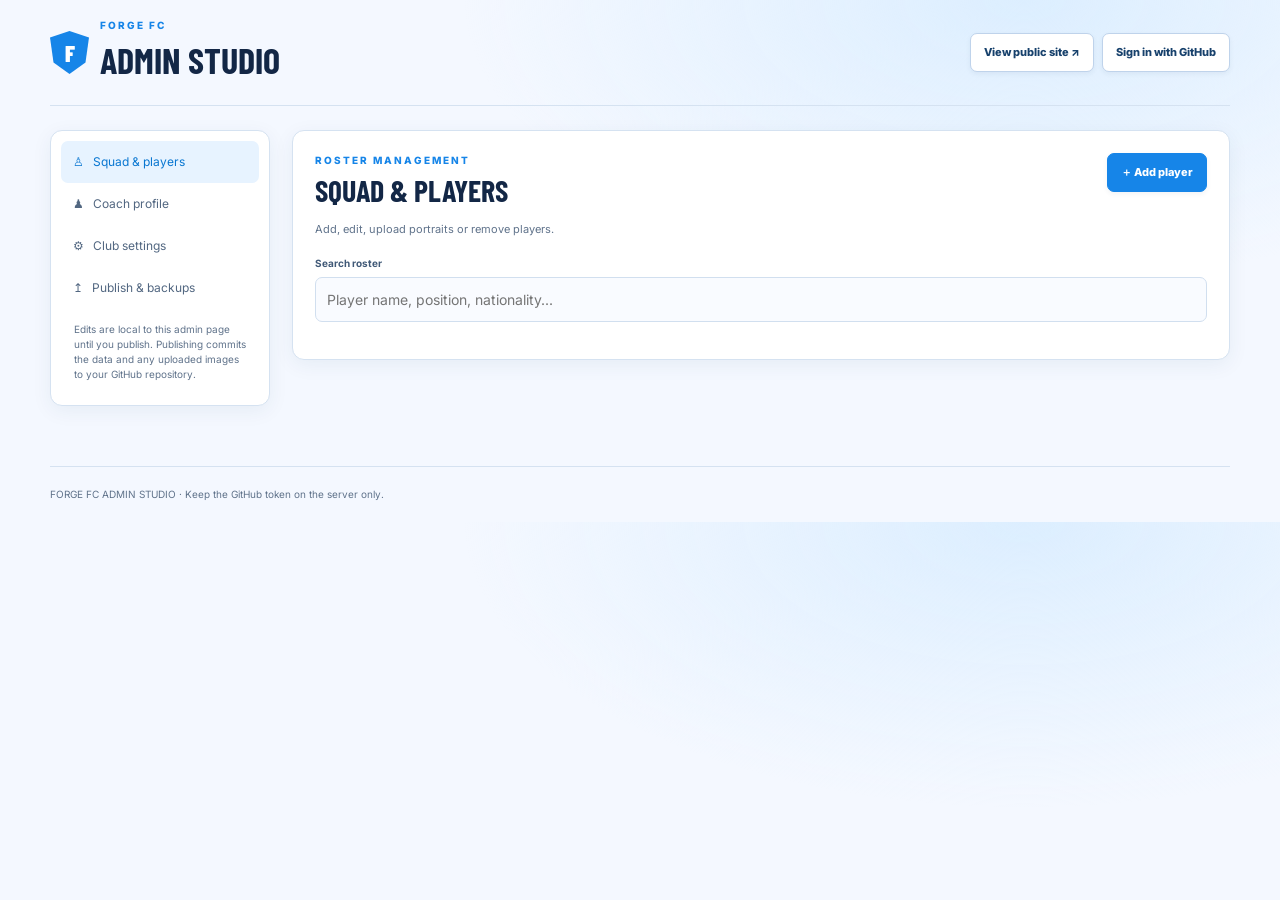
<file: admin.html>
<!doctype html>
<html lang="en">
<head>
<meta charset="utf-8"><meta name="viewport" content="width=device-width,initial-scale=1"><meta name="theme-color" content="#1685e8">
<title>Forge FC | Admin Studio</title>
<link rel="preconnect" href="https://fonts.googleapis.com"><link rel="preconnect" href="https://fonts.gstatic.com" crossorigin><link href="https://fonts.googleapis.com/css2?family=Barlow+Condensed:wght@600;700;800;900&family=Inter:wght@400;500;600;700;800&display=swap" rel="stylesheet">
<style>
:root{--bg:#0a0d0b;--panel:#141914;--line:#ffffff18;--text:#f3f6ef;--muted:#9aa396;--lime:#c4ff4d;--red:#ff918a}*{box-sizing:border-box}body{margin:0;background:radial-gradient(ellipse at 80% 0%,#97ce5213,transparent 35rem),var(--bg);color:var(--text);font:14px/1.5 Inter,sans-serif}button,input,textarea,select{font:inherit}button{cursor:pointer}button:focus-visible,input:focus-visible,textarea:focus-visible,select:focus-visible{outline:2px solid var(--lime);outline-offset:2px}a{color:var(--lime);text-decoration:none}.wrap{width:min(1180px,calc(100% - 32px));margin:auto}header{display:flex;align-items:center;justify-content:space-between;gap:14px;padding:18px 0;border-bottom:1px solid var(--line)}.brand{display:flex;gap:11px;align-items:center}.crest{width:39px;height:43px;display:grid;place-items:center;background:var(--lime);color:#111;font:900 23px "Barlow Condensed";clip-path:polygon(50% 0,100% 15%,91% 73%,50% 100%,9% 73%,0 15%)}h1,h2,h3,p{margin-top:0}h1,h2,.big{font-family:"Barlow Condensed",Impact,sans-serif;text-transform:uppercase}h1{font-size:36px;margin:0}h2{font-size:30px;margin-bottom:8px}.muted{color:var(--muted)}.kicker{font-size:10px;letter-spacing:2px;font-weight:800;color:var(--lime);text-transform:uppercase}.layout{display:grid;grid-template-columns:220px minmax(0,1fr);gap:22px;margin:24px auto 60px}.side,.panel{border:1px solid var(--line);border-radius:12px;background:#ffffff04}.side{padding:10px;height:max-content;position:sticky;top:12px}.tab{width:100%;text-align:left;padding:12px;border:0;background:transparent;color:#aab2a5;border-radius:7px;font-size:12px}.tab.active,.tab:hover{background:#c4ff4d12;color:var(--lime)}.side-note{font-size:10px;color:var(--muted);padding:13px}.panel{padding:22px;min-width:0}.panelhead{display:flex;align-items:start;justify-content:space-between;gap:12px;margin-bottom:18px}.hidden{display:none!important}.btn{border:1px solid var(--line);border-radius:7px;background:#ffffff08;color:white;padding:10px 13px;font-size:11px;font-weight:800}.btn.primary{background:var(--lime);border-color:var(--lime);color:#111}.btn.danger{color:#ffaaa4;border-color:#ff918a44}.btn:disabled{opacity:.5;cursor:not-allowed}.actions{display:flex;gap:8px;flex-wrap:wrap}.notice{padding:11px 13px;border-radius:7px;margin-bottom:15px;background:#c4ff4d0d;border:1px solid #c4ff4d22;color:#d6e9b7;font-size:11px}.notice.error{background:#ff918a0d;border-color:#ff918a33;color:#ffb8b3}.notice:empty{display:none}.formgrid{display:grid;grid-template-columns:repeat(2,minmax(0,1fr));gap:14px}.field{display:flex;flex-direction:column;gap:6px;min-width:0}.field.full{grid-column:1/-1}.field label{font-size:10px;color:#bac3b5;font-weight:700}.field input,.field textarea,.field select{width:100%;background:#0d110e;border:1px solid var(--line);border-radius:7px;padding:11px;color:white;min-width:0}.field textarea{min-height:95px;resize:vertical}.field small{font-size:10px;color:var(--muted)}.roster{display:grid;gap:8px}.player-row{display:grid;grid-template-columns:45px minmax(0,1fr) auto;align-items:center;gap:12px;padding:10px;border:1px solid var(--line);border-radius:8px;background:#ffffff03}.avatar{width:45px;height:52px;border-radius:5px;background:#20291f;display:grid;place-items:center;color:var(--lime);font:800 20px "Barlow Condensed";overflow:hidden}.avatar img{width:100%;height:100%;object-fit:cover}.player-row strong{display:block;font-size:12px}.player-row small{color:var(--muted);font-size:10px}.preview{display:flex;align-items:center;gap:12px}.preview img{width:70px;height:82px;object-fit:cover;border-radius:8px;background:#20291f}.status{font-size:10px;color:var(--muted);margin-top:9px}.rule{border:0;border-top:1px solid var(--line);margin:20px 0}.pill{display:inline-block;border:1px solid var(--line);border-radius:20px;padding:4px 8px;color:var(--muted);font-size:10px}.footer{padding:20px 0;border-top:1px solid var(--line);font-size:10px;color:var(--muted)}.help{font-size:11px;line-height:1.8;color:var(--muted)}@media(max-width:760px){.layout{grid-template-columns:1fr}.side{position:static;display:flex;overflow:auto}.tab{white-space:nowrap;width:auto}.side-note{display:none}.panel{padding:15px}.formgrid{grid-template-columns:1fr}.field.full{grid-column:auto}.panelhead{flex-direction:column}.player-row{grid-template-columns:42px minmax(0,1fr)}.player-row .actions{grid-column:1/-1}.player-row .actions .btn{flex:1}}

/* Blue-and-white visual theme override; auth, API and publishing code unchanged */
:root{--bg:#f4f8ff;--panel:#fff;--line:#d5e2f1;--text:#132746;--muted:#60738b;--lime:#1685e8;--red:#d94343}
body{background:radial-gradient(ellipse at 80% 0%,#dceeff,transparent 35rem),var(--bg);color:var(--text)}
header{border-color:var(--line)}.crest{background:#1685e8;color:#fff}
.side,.panel{background:#fff;border-color:#d5e2f1;box-shadow:0 5px 20px #173b6410}
.tab{color:#526781;transition:background .18s,color .18s}.tab.active,.tab:hover{background:#e7f3ff;color:#0876d1}
.btn{background:#fff;color:#17416c;border-color:#bfd3eb;box-shadow:0 2px 5px #183d6410;transition:background .18s,border-color .18s,transform .18s,box-shadow .18s}
.btn.primary{background:#1685e8;border-color:#1685e8;color:#fff}.btn:hover{background:#eaf5ff;border-color:#1685e8;transform:translateY(-1px);box-shadow:0 4px 12px #1685e825}.btn.primary:hover{background:#086fc5;color:#fff}.btn.danger{color:#bd3434;border-color:#f0caca}.btn.danger:hover{background:#fff0f0;border-color:#d94343}
.notice{background:#eaf5ff;border-color:#c7e4ff;color:#155a94}.notice.error{background:#fff1f1;border-color:#f5d0d0;color:#a63b3b}
.field label{color:#405977}.field input,.field textarea,.field select{background:#f9fbff;border-color:#d1dfef;color:#132746}
#rosterSearch{background:#f9fbff!important;border-color:#d1dfef!important;color:#132746!important}
.player-row{background:#fff;border-color:#d5e2f1}.avatar{background:#e6f2ff;color:#0876d1}.pill{border-color:#d1dfef;color:#526781}.preview img{background:#e6f2ff}
.rule{border-color:#d5e2f1}.footer{border-color:#d5e2f1}.help,.muted{color:#60738b}
#playerForm{background:#17345466!important}#playerEditForm{background:#fff!important}

</style>
</head>
<body>
<div class="wrap">
<header><div class="brand"><div class="crest">F</div><div><div class="kicker">FORGE FC</div><h1>Admin Studio</h1></div></div><div class="actions"><a class="btn" href="./index.html" target="_blank" rel="noopener">View public site ↗</a><button class="btn" id="loginBtn">Sign in with GitHub</button><button class="btn hidden" id="logoutBtn">Sign out</button></div></header>
<div class="layout">
<aside class="side">
<button class="tab active" data-tab="players">♙ &nbsp; Squad & players</button>
<button class="tab" data-tab="coach">♟ &nbsp; Coach profile</button>
<button class="tab" data-tab="club">⚙ &nbsp; Club settings</button>
<button class="tab" data-tab="publish">↥ &nbsp; Publish & backups</button>
<div class="side-note">Edits are local to this admin page until you publish. Publishing commits the data and any uploaded images to your GitHub repository.</div>
</aside>
<main>
<div id="message" class="notice"></div>
<section class="panel" data-panel="players">
<div class="panelhead"><div><div class="kicker">ROSTER MANAGEMENT</div><h2>Squad & players</h2><div class="muted" style="font-size:11px">Add, edit, upload portraits or remove players.</div></div><button class="btn primary" id="addPlayer">＋ Add player</button></div>
<div class="field" style="margin-bottom:15px"><label for="rosterSearch">Search roster</label><input id="rosterSearch" placeholder="Player name, position, nationality..." style="background:#0d110e;border:1px solid var(--line);border-radius:7px;padding:11px;color:white"></div>
<div class="roster" id="roster"></div>
</section>
<section class="panel hidden" data-panel="coach">
<div class="panelhead"><div><div class="kicker">STAFF PROFILE</div><h2>Head coach</h2><div class="muted" style="font-size:11px">Edit the profile shown on the public site.</div></div></div>
<form id="coachForm"><div class="formgrid">
<div class="field"><label for="coachName">Full name</label><input id="coachName" required></div><div class="field"><label for="coachRole">Role</label><input id="coachRole"></div>
<div class="field"><label for="coachExperience">Experience</label><input id="coachExperience" placeholder="12 years"></div><div class="field"><label for="coachFormation">Preferred formation</label><input id="coachFormation" placeholder="4-3-3"></div>
<div class="field"><label for="coachLicense">Coaching license</label><input id="coachLicense" placeholder="UEFA Pro"></div><div class="field"><label for="coachImage">Current image path</label><input id="coachImage" placeholder="images/coach.jpg"></div>
<div class="field full"><label for="coachUpload">Upload coach photo</label><input id="coachUpload" type="file" accept="image/png,image/jpeg,image/webp"><small>Images are staged for publishing. JPEG, PNG or WebP; maximum 4 MB.</small><div class="preview" id="coachPreview"></div></div>
<div class="field full"><label for="coachBio">Biography</label><textarea id="coachBio"></textarea></div><div class="field full"><label for="coachQuote">Coaching quote</label><input id="coachQuote"></div>
</div><hr class="rule"><button class="btn primary" type="submit">Save coach changes</button></form>
</section>
<section class="panel hidden" data-panel="club">
<div class="panelhead"><div><div class="kicker">IDENTITY & METRICS</div><h2>Club settings</h2><div class="muted" style="font-size:11px">Change the branding and summary numbers.</div></div></div>
<form id="clubForm"><div class="formgrid">
<div class="field"><label for="clubName">Club name</label><input id="clubName" required></div><div class="field"><label for="shortName">Crest initial</label><input id="shortName" maxlength="3" required></div>
<div class="field full"><label for="clubMotto">Motto</label><input id="clubMotto"></div><div class="field"><label for="established">Established year</label><input id="established" type="number" min="1800" max="2100"></div><div class="field"><label for="season">Season</label><input id="season"></div>
<div class="field"><label for="matches">Matches played</label><input id="matches" type="number" min="0"></div><div class="field"><label for="marketValue">Market value (millions)</label><input id="marketValue" type="number" min="0" step="0.1"></div><div class="field"><label for="currency">Currency symbol</label><input id="currency" maxlength="4"></div>
</div><hr class="rule"><button class="btn primary" type="submit">Save club settings</button></form>
</section>
<section class="panel hidden" data-panel="publish">
<div class="panelhead"><div><div class="kicker">RELEASE MANAGEMENT</div><h2>Publish changes</h2><div class="muted" style="font-size:11px">Review your edits, then commit them to the configured GitHub repository.</div></div><span class="pill" id="authStatus">Not signed in</span></div>
<div class="notice">Publishing updates <code>data.json</code> and uploaded images in the repository. GitHub Pages then rebuilds/serves the updated public site. Do not put GitHub tokens in HTML or JavaScript.</div>
<div class="actions"><button class="btn primary" id="publishBtn" disabled>↥ Publish to GitHub</button><button class="btn" id="exportBtn">Export JSON backup</button><label class="btn" for="importFile">Import JSON backup</label><input class="hidden" id="importFile" type="file" accept="application/json"><button class="btn" id="discardBtn">Reload published version</button></div>
<div class="status" id="publishStatus">Sign in and load the current published data before publishing.</div>
<hr class="rule"><h3 style="margin-bottom:8px">Photo upload queue</h3><p class="help">When you upload a photo in a player or coach form, it is staged here and committed to <code>images/</code> when you publish. Existing images are not removed automatically when you replace them.</p>
<div class="status" id="queueStatus">No new images staged.</div>
<hr class="rule"><h3 style="margin-bottom:8px">Multi-staff workflow</h3><p class="help">Each staff member signs in with an approved GitHub account. Publish checks the version loaded at sign-in and refuses to overwrite a newer version. If another editor published first, reload the published version and re-apply your changes. Use separate GitHub accounts and grant repository write access only to trusted staff.</p>
</section>
</main>
</div>
<div class="footer">FORGE FC ADMIN STUDIO · Keep the GitHub token on the server only.</div>
</div>

<!-- Change API_BASE to your deployed Cloudflare Worker URL. No secrets belong here. -->
<script>
const API_BASE = const API_BASE = "https://forge-fc-admin.sports-management-hub-chitral.workers.dev";
const $ = s => document.querySelector(s);
let state = null, baseSha = null, session = sessionStorage.getItem("forgeSession") || "";
let stagedImages = [], currentPhotoPreview = {player:null, coach:null}, editingId = null;

function msg(text,error=false){const el=$("#message");el.textContent=text;el.classList.toggle("error",error);if(text)window.scrollTo({top:0,behavior:"smooth"});}
function esc(v){return String(v??"").replace(/[&<>"']/g,c=>({"&":"&amp;","<":"&lt;",">":"&gt;",'"':"&quot;","'":"&#39;"}[c]));}
function id(){return "p-"+(crypto.randomUUID?crypto.randomUUID():Date.now()+"-"+Math.random().toString(16).slice(2));}
function authHeaders(json=true){const h={};if(json)h["Content-Type"]="application/json";if(session)h.Authorization="Bearer "+session;return h;}
async function api(path,opts={}){const r=await fetch(API_BASE+path,{...opts,headers:{...authHeaders(opts.body!==undefined),...(opts.headers||{})}});const text=await r.text();let data={};try{data=text?JSON.parse(text):{}}catch{}if(!r.ok)throw Error(data.error||`Request failed (${r.status})`);return data;}
function showPanel(name){document.querySelectorAll("[data-panel]").forEach(p=>p.classList.toggle("hidden",p.dataset.panel!==name));document.querySelectorAll("[data-tab]").forEach(b=>b.classList.toggle("active",b.dataset.tab===name));if(name==="players")renderRoster();}
document.querySelectorAll("[data-tab]").forEach(b=>b.addEventListener("click",()=>showPanel(b.dataset.tab)));
function updateAuthUI(){const on=!!session;$("#loginBtn").classList.toggle("hidden",on);$("#logoutBtn").classList.toggle("hidden",!on);$("#authStatus").textContent=on?"Signed in":"Not signed in";$("#publishBtn").disabled=!on||!state;}
function hydrateForms(){const c=state.coach||{};for(const [key,field] of Object.entries({name:"coachName",role:"coachRole",experience:"coachExperience",formation:"coachFormation",license:"coachLicense",image:"coachImage",bio:"coachBio",quote:"coachQuote"}))$("#"+field).value=c[key]||"";const b=state.club||{};for(const [key,field] of Object.entries({name:"clubName",shortName:"shortName",motto:"clubMotto",established:"established",season:"season",matchesPlayed:"matches",marketValueMillions:"marketValue",currency:"currency"}))$("#"+field).value=b[key]??"";renderCoachPreview();}
function renderCoachPreview(){const path=$("#coachImage").value;$("#coachPreview").innerHTML=path?`<img src="${esc(path)}" alt="Coach preview" onerror="this.style.opacity=.25"><span class="muted">Current portrait</span>`:"";}
function renderRoster(){if(!state)return;const q=$("#rosterSearch").value.trim().toLowerCase();const ps=state.players.filter(p=>[p.name,p.position,p.nationality].join(" ").toLowerCase().includes(q));$("#roster").innerHTML=ps.map(p=>`<div class="player-row"><div class="avatar">${p.image?`<img src="${esc(p.image)}" alt="" onerror="this.remove();this.parentElement.textContent='${esc((p.name||'?').slice(0,1))}'">`:esc((p.name||"?").slice(0,1))}</div><div><strong>${esc(p.name)} <span class="pill">${esc(p.position)}</span></strong><small>#${esc(p.number)} · ${esc(p.overall)} OVR · ${esc(p.nationality)}</small></div><div class="actions"><button class="btn" data-edit="${esc(p.id)}">Edit</button><button class="btn danger" data-delete="${esc(p.id)}">Delete</button></div></div>`).join("")||'<p class="muted">No matching players.</p>';}
$("#rosterSearch").addEventListener("input",renderRoster);
$("#roster").addEventListener("click",e=>{const edit=e.target.closest("[data-edit]");const del=e.target.closest("[data-delete]");if(edit)openPlayerForm(state.players.find(p=>String(p.id)===edit.dataset.edit));if(del){const p=state.players.find(x=>String(x.id)===del.dataset.delete);if(p&&confirm(`Delete ${p.name}? This takes effect on the public site after publishing.`)){state.players=state.players.filter(x=>x.id!==p.id);renderRoster();msg(`${p.name} removed from draft. Publish to make it live.`);}}});
function openPlayerForm(p={id:id(),name:"",number:0,position:"MID",overall:70,age:20,nationality:"",image:"",strengths:[],weaknesses:[],attributes:{pace:70,shooting:70,passing:70,dribbling:70,defending:50,physical:70}}){editingId=p.id;currentPhotoPreview.player=null;$("#playerForm")?.remove();const html=`<div id="playerForm" class="modal" style="display:flex;position:fixed;inset:0;z-index:30;background:#000d;align-items:center;justify-content:center;padding:16px"><form id="playerEditForm" class="panel" style="width:min(760px,100%);max-height:92vh;overflow:auto;background:#141914"><div class="panelhead"><div><div class="kicker">PLAYER EDITOR</div><h2>${p.name?"Edit player":"Add player"}</h2></div><button type="button" class="btn" id="cancelPlayer">Close ×</button></div><div class="formgrid">
<div class="field"><label>Name</label><input name="name" required value="${esc(p.name)}"></div><div class="field"><label>Nationality</label><input name="nationality" value="${esc(p.nationality)}"></div>
<div class="field"><label>Jersey number</label><input name="number" type="number" min="0" max="99" value="${esc(p.number)}" required></div><div class="field"><label>Position</label><select name="position">${["GK","DEF","MID","FWD"].map(x=>`<option ${p.position===x?"selected":""}>${x}</option>`).join("")}</select></div>
<div class="field"><label>Overall rating (1–99)</label><input name="overall" type="number" min="1" max="99" value="${esc(p.overall)}" required></div><div class="field"><label>Age</label><input name="age" type="number" min="15" max="60" value="${esc(p.age)}"></div>
<div class="field full"><label>Current photo path</label><input name="image" id="playerImagePath" value="${esc(p.image)}" placeholder="images/player-name.jpg"><small>Or upload a photo below; it will be staged for GitHub when you publish.</small></div>
<div class="field full"><label>Upload / replace portrait</label><input type="file" id="playerUpload" accept="image/jpeg,image/png,image/webp"><div id="playerPreview" class="preview"></div></div>
<div class="field full"><label>Top strengths (comma separated; up to 3 shown)</label><input name="strengths" value="${esc((p.strengths||[]).join(", "))}"></div><div class="field full"><label>Weaknesses (comma separated)</label><input name="weaknesses" value="${esc((p.weaknesses||[]).join(", "))}"></div>
${[["pace","Pace"],["shooting","Shooting"],["passing","Passing"],["dribbling","Dribbling"],["defending","Defending"],["physical","Physical"]].map(([k,l])=>`<div class="field"><label>${l} (1–99)</label><input name="attr_${k}" type="number" min="1" max="99" value="${esc(p.attributes?.[k]??50)}"></div>`).join("")}
</div><hr class="rule"><div class="actions"><button class="btn primary" type="submit">Save player to draft</button><button class="btn" type="button" id="cancelPlayer2">Cancel</button></div></form></div>`;document.body.insertAdjacentHTML("beforeend",html);const modal=$("#playerForm");$("#cancelPlayer").onclick=$("#cancelPlayer2").onclick=()=>modal.remove();$("#playerUpload").addEventListener("change",async e=>{const file=e.target.files[0];if(!file)return;try{const image=await stageImage(file,p.name||"player");currentPhotoPreview.player=image.path;$("#playerImagePath").value=image.path;$("#playerPreview").innerHTML=`<img src="${image.dataUrl}" alt="Selected photo"><span class="muted">${esc(file.name)} · staged</span>`;}catch(err){msg(err.message,true);}});$("#playerEditForm").addEventListener("submit",e=>{e.preventDefault();const f=new FormData(e.target);const existing=state.players.find(x=>String(x.id)===String(editingId));const obj={id:editingId,name:f.get("name").trim(),number:Number(f.get("number")),position:f.get("position"),overall:Number(f.get("overall")),age:Number(f.get("age")||0),nationality:f.get("nationality").trim(),image:f.get("image").trim(),strengths:String(f.get("strengths")).split(",").map(x=>x.trim()).filter(Boolean).slice(0,3),weaknesses:String(f.get("weaknesses")).split(",").map(x=>x.trim()).filter(Boolean).slice(0,2),attributes:{pace:Number(f.get("attr_pace")),shooting:Number(f.get("attr_shooting")),passing:Number(f.get("attr_passing")),dribbling:Number(f.get("attr_dribbling")),defending:Number(f.get("attr_defending")),physical:Number(f.get("attr_physical"))}};const i=state.players.findIndex(x=>String(x.id)===String(editingId));if(i>=0)state.players[i]=obj;else state.players.push(obj);modal.remove();renderRoster();msg(`${obj.name} saved to draft. Publish to make it live.`);});}
$("#addPlayer").addEventListener("click",()=>openPlayerForm());
async function stageImage(file,label){if(!["image/jpeg","image/png","image/webp"].includes(file.type))throw Error("Choose a JPEG, PNG or WebP image.");if(file.size>4*1024*1024)throw Error("Image must be 4 MB or smaller.");const ext={"image/jpeg":"jpg","image/png":"png","image/webp":"webp"}[file.type];const safe=String(label||"photo").toLowerCase().replace(/[^a-z0-9]+/g,"-").replace(/^-|-$/g,"").slice(0,45)||"photo";const path=`images/${safe}-${Date.now()}.${ext}`;const dataUrl=await new Promise((resolve,reject)=>{const r=new FileReader();r.onload=()=>resolve(r.result);r.onerror=()=>reject(Error("Could not read image."));r.readAsDataURL(file);});stagedImages=stagedImages.filter(x=>x.path!==path);stagedImages.push({path,dataUrl,mime:file.type});$("#queueStatus").textContent=`${stagedImages.length} new image(s) staged for publishing.`;return {path,dataUrl};}
$("#coachUpload").addEventListener("change",async e=>{const file=e.target.files[0];if(!file)return;try{const image=await stageImage(file,"coach");$("#coachImage").value=image.path;$("#coachPreview").innerHTML=`<img src="${image.dataUrl}" alt="Coach photo preview"><span class="muted">Staged for publish</span>`;}catch(err){msg(err.message,true);}});
$("#coachImage").addEventListener("input",renderCoachPreview);
$("#coachForm").addEventListener("submit",e=>{e.preventDefault();state.coach={...state.coach,name:$("#coachName").value.trim(),role:$("#coachRole").value.trim(),experience:$("#coachExperience").value.trim(),formation:$("#coachFormation").value.trim(),license:$("#coachLicense").value.trim(),image:$("#coachImage").value.trim(),bio:$("#coachBio").value.trim(),quote:$("#coachQuote").value.trim()};msg("Coach changes saved to draft. Publish to make them live.");});
$("#clubForm").addEventListener("submit",e=>{e.preventDefault();state.club={...state.club,name:$("#clubName").value.trim(),shortName:$("#shortName").value.trim(),motto:$("#clubMotto").value.trim(),established:Number($("#established").value),season:$("#season").value.trim(),matchesPlayed:Number($("#matches").value),marketValueMillions:Number($("#marketValue").value),currency:$("#currency").value.trim()};msg("Club settings saved to draft. Publish to make them live.");});
function downloadJSON(obj,filename){const blob=new Blob([JSON.stringify(obj,null,2)],{type:"application/json"});const url=URL.createObjectURL(blob);const a=document.createElement("a");a.href=url;a.download=filename;a.click();URL.revokeObjectURL(url);}
$("#exportBtn").addEventListener("click",()=>state&&downloadJSON(state,"forge-fc-backup.json"));
$("#importFile").addEventListener("change",async e=>{const file=e.target.files[0];if(!file)return;try{const data=JSON.parse(await file.text());if(!data.club||!data.coach||!Array.isArray(data.players))throw Error("Backup must contain club, coach, and players.");state=data;hydrateForms();renderRoster();updateAuthUI();msg("Backup imported to draft. Review it and publish when ready.");}catch(err){msg("Import failed: "+err.message,true);}e.target.value="";});
$("#discardBtn").addEventListener("click",async()=>{if(!confirm("Discard current draft and reload the published version?"))return;await loadPublished();});
async function loadPublished(){try{const d=await api("/api/state",{method:"GET"});state=d.data;baseSha=d.sha;stagedImages=[];hydrateForms();renderRoster();updateAuthUI();$("#publishStatus").textContent=`Loaded published version ${baseSha||"(no SHA returned)"}.`;$("#queueStatus").textContent="No new images staged.";msg("Published version loaded.");}catch(e){msg("Could not load published data: "+e.message,true);}}
$("#loginBtn").addEventListener("click",()=>{if(!API_BASE.startsWith("https://")||API_BASE.includes("YOUR-WORKER")){msg("Configure API_BASE in admin.html with your deployed HTTPS Worker URL first.",true);return;}location.href=API_BASE+"/auth/login?return="+encodeURIComponent(location.origin+location.pathname);});
$("#logoutBtn").addEventListener("click",async()=>{try{await api("/auth/logout",{method:"POST",body:JSON.stringify({})});}catch{}session="";sessionStorage.removeItem("forgeSession");updateAuthUI();msg("Signed out.");});
async function processLogin(){const params=new URLSearchParams(location.hash.slice(1));const incoming=params.get("session");if(incoming){session=incoming;sessionStorage.setItem("forgeSession",session);history.replaceState(null,"",location.pathname+location.search);updateAuthUI();await loadPublished();return;}if(session){updateAuthUI();await loadPublished();}else updateAuthUI();}
$("#publishBtn").addEventListener("click",async()=>{if(!state||!session)return;const btn=$("#publishBtn");btn.disabled=true;btn.textContent="Publishing…";try{const images=stagedImages.map(x=>({path:x.path,mime:x.mime,base64:x.dataUrl.split(",")[1]}));const result=await api("/api/publish",{method:"POST",body:JSON.stringify({data:state,baseSha,images})});baseSha=result.sha;stagedImages=[];$("#queueStatus").textContent="No new images staged.";$("#publishStatus").textContent=`Published successfully. Commit: ${result.commit||result.sha}`;msg("Published! GitHub now contains your updated club data and photos.");}catch(e){msg("Publish failed: "+e.message,true);$("#publishStatus").textContent="Not published. If another staff member published first, reload the published version and re-apply your changes.";}finally{btn.textContent="↥ Publish to GitHub";btn.disabled=!session||!state;}});
async function boot(){try{await processLogin();}catch(e){msg(e.message,true);}}
boot();
</script>
</body>
</html>
</file>
